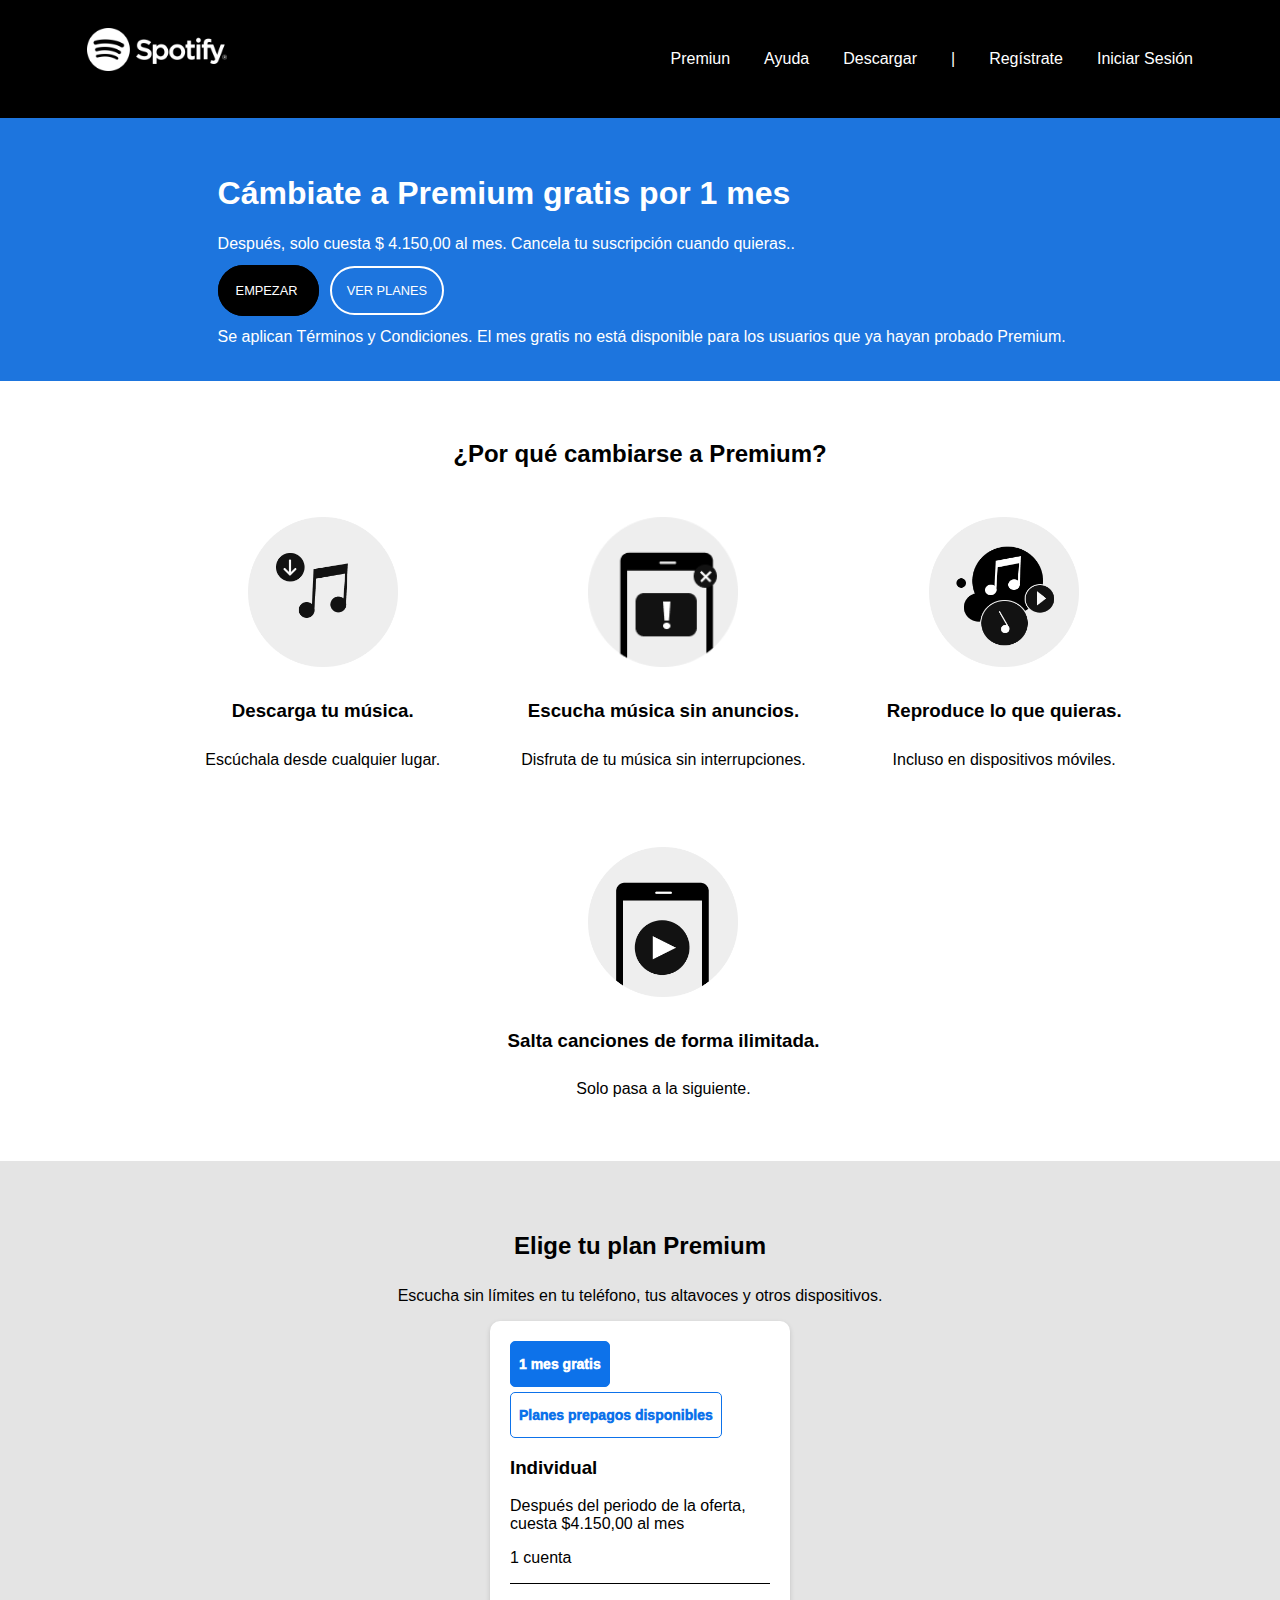
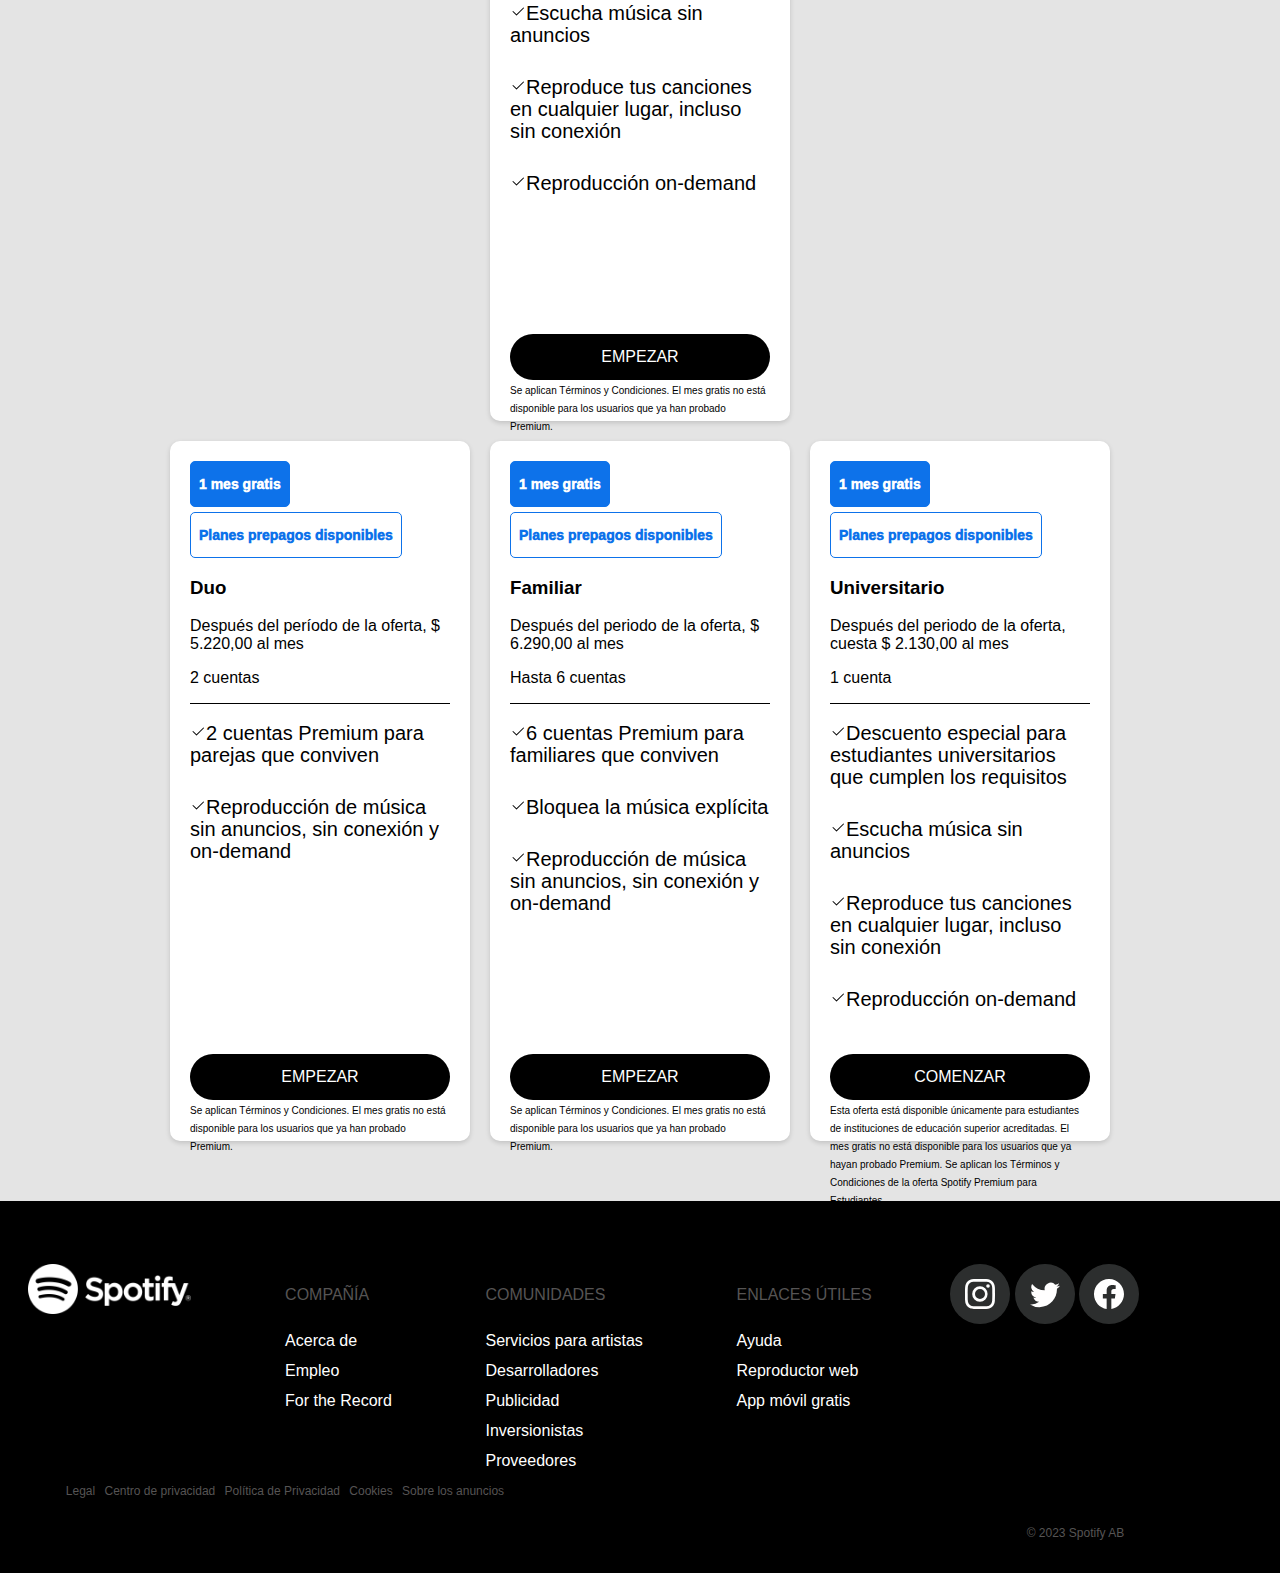
<file: index.html>
<!DOCTYPE html>
<html lang="es">

<head>
	<meta charset="UTF-8">
	<meta http-equiv="X-UA-Compatible" content="IE=edge">
	<meta name="viewport" content="width=device-width, initial-scale=1.0">
	<title>Spotify</title>
	<link rel="stylesheet" href="assets/css/styles.css">
</head>

<body>

	<nav>
		<div class="nav-container">
			<li>
				<a href="#inicio">
					<img id="logo-navbar" src="assets/images/spotify-logo.png" alt="Logo de spotify" width="140">
				</a>
			</li>
			<ul id="nav-menu">
				<li><a href="#Premiun">Premiun</a></li>
				<li><a href="#ayuda">Ayuda</a></li>
				<li><a href="#descargar">Descargar</a></li>
				<li>|</li>
				<li><a href="#Registrate">Regístrate</a></li>
				<li><a href="#Iniciar Sesion">Iniciar Sesión</a></li>
			</ul>
		</div>
	</nav>


	<header>
		<nav>
			<div class="left-content">
				<h1>Cámbiate a Premium gratis por 1 mes</h1>
				<p>Después, solo cuesta $ 4.150,00 al mes. Cancela tu suscripción cuando quieras..</p>
				<a class="boton" href="*" target="_blank">EMPEZAR </a>
				<a class="planes" href="*" target="_blank">VER PLANES</a>
				<p class="terminos">Se aplican Términos y Condiciones. El mes gratis no está disponible para los usuarios que ya hayan probado Premium.</p>
			</div>

		</nav>
	</header>



	<section class="why-premiun">

		<h2>¿Por qué cambiarse a Premium?</h2>
		<div class="premiun-container">
			<li>
				<img src="assets/images/nota.png" alt="nota" width="150">
				<h3>Descarga tu música.</h3>
				<p>Escúchala desde cualquier lugar.</p>
			</li>
			<li>
				<img src="assets/images/celular.png" alt="celular"width="150">
				<h3>Escucha música sin anuncios.</h3>
				<p>Disfruta de tu música sin interrupciones.</p>
			</li>
			<li>
				<img src="assets/images/musica.png" alt="musica"width="150">
				<h3>Reproduce lo que quieras.</h3>
				<p>Incluso en dispositivos móviles.</p>
			</li>
			<li>
				<img src="assets/images/play.png" alt="play"width="150">
				<h3>Salta canciones de forma ilimitada.</h3>
				<p>Solo pasa a la siguiente.</p>
			</li>
		</div>
	</section>

	<section>
		<h2>Elige tu plan Premium</h2>
		<a>Escucha sin límites en tu teléfono, tus altavoces y otros dispositivos.</a>

		<div class="card-container">
			<div class="card">
				<div>
					<div class="bottom-card">
						<p>1 mes gratis</p>
					</div>
					<div class="planesdisp"><p>Planes prepagos disponibles</p>
					</div>
					<h3>Individual</h3>
					<p>Después del periodo de la oferta, cuesta $4.150,00 al mes</p>
					<p>1 cuenta</p>	
					<hr size="3px" color="black" />
					<li><img src="assets/images/check2.svg" alt="">Escucha música sin anuncios</li>
					<li><img src="assets/images/check2.svg" alt="">Reproduce tus canciones en cualquier lugar, incluso sin conexión</li>
					<li><img src="assets/images/check2.svg" alt="">Reproducción on-demand</li>
					<div class="EMPEZAR" href="#">EMPEZAR</div>
					<a class="terminos" href="#">Se aplican Términos y Condiciones. El mes gratis no está disponible para los usuarios que ya han probado Premium.</a> 
				</div>
			</div>
			<div class="card-container">
				<div class="card">
					<div>
						<div class="bottom-card">
							<p>1 mes gratis</p>
						</div>
						<div class="planesdisp"><p>Planes prepagos disponibles</p>
						</div>
						<h3>Duo</h3>
						<p>Después del período de la oferta, $ 5.220,00 al mes</p>
						<p>2 cuentas</p>	
						<hr size="3px" color="black" />
						<li><img src="assets/images/check2.svg" alt="">2 cuentas Premium para parejas que conviven</li>	
						<li><img src="assets/images/check2.svg" alt="">Reproducción de música sin anuncios, sin conexión y on-demand</li>
						<div class="EMPEZAR" href="#">EMPEZAR</div>
					<a class="terminos" href="#">Se aplican Términos y Condiciones. El mes gratis no está disponible para los usuarios que ya han probado Premium.</a>
					</div>
				</div>
				<div class="card-container">
					<div class="card">
						<div>
							<div class="bottom-card">
								<p>1 mes gratis</p>
							</div>
							<div class="planesdisp"><p>Planes prepagos disponibles</p>
							</div>
							<h3>Familiar</h3>
							<p>Después del periodo de la oferta, $ 6.290,00 al mes</p>
							<p>Hasta 6 cuentas</p>	
							<hr size="3px" color="black" />
							<li><img src="assets/images/check2.svg" alt="">6 cuentas Premium para familiares que conviven</li>	
							<li><img src="assets/images/check2.svg" alt="">Bloquea la música explícita</li>
							<li><img src="assets/images/check2.svg" alt="">Reproducción de música sin anuncios, sin conexión y on-demand</li>
							<div class="EMPEZAR" href="#">EMPEZAR</div>
						<a class="terminos" href="#">Se aplican Términos y Condiciones. El mes gratis no está disponible para los usuarios que ya han probado Premium.</a>
						</div>
					</div>
					<div class="card-container">
						<div class="card">
							<div>
								<div class="bottom-card">
									<p>1 mes gratis</p>
								</div>
								<div class="planesdisp"><p>Planes prepagos disponibles</p>
								</div>
								<h3>Universitario</h3>
								<p>Después del periodo de la oferta, cuesta $ 2.130,00 al mes</p>
								<p>1 cuenta</p>	
								<hr size="3px" color="black" />
								<li><img src="assets/images/check2.svg" alt="">Descuento especial para estudiantes universitarios que cumplen los requisitos</li>	
								<li><img src="assets/images/check2.svg" alt="">Escucha música sin anuncios</li>
								<li><img src="assets/images/check2.svg" alt="">Reproduce tus canciones en cualquier lugar, incluso sin conexión</li>
								<li><img src="assets/images/check2.svg" alt="">Reproducción on-demand</li>
								<div class="EMPEZAR" href="#">COMENZAR</div>
							<a class="terminos" href="#">Esta oferta está disponible únicamente para estudiantes de instituciones de educación superior acreditadas. El mes gratis no está disponible para los usuarios que ya hayan probado Premium. Se aplican los Términos y Condiciones de la oferta Spotify Premium para Estudiantes.</a>
							</div>
						</div>
	</section>
	
	<footer>
		<div class="footer-container">
				<div class="footer-column">
				<a href="#"> <img src="assets/images/spotify-logo.png" alt="" height="50px"></a>
				</div>
				<div class="footer-column">
						<p>COMPAÑÍA</p>
						<a href="#">Acerca de</a>
						<a href="#">Empleo</a>
						<a href="#">For the Record</a>
				</div>
				<div class="footer-column">
						<p>COMUNIDADES</p>
						<a href="#">Servicios para artistas</a>
						<a href="#">Desarrolladores</a>
						<a href="#">Publicidad</a>
						<a href="#">Inversionistas</a>
						<a href="#">Proveedores</a>
				</div>
				<div class="footer-column">
						<p>ENLACES ÚTILES</p>
						<a href="#">Ayuda</a>
						<a href="#">Reproductor web</a>
						<a href="#">App móvil gratis</a>
				</div>
				<div class="footer-column-social-icons">
					<a class="sicon" href="#"><img src="assets/images/instagram.svg" height="30px" alt=""></a>
					<a class="sicon" href="#"><img src="assets/images/twitter.svg" height="30px" alt=""></a>
					<a class="sicon" href="#"><img src="assets/images/facebook.svg" height="30px" alt=""></a>
			</div>
		</div>
		<div class="footer-bottom">
			<a href="#">Legal</a>
			<a href="#">Centro de privacidad</a>
			<a href="#">Política de Privacidad</a>
			<a href="#">Cookies</a>
			<a href="#">Sobre los anuncios</a>
			<p class="spoty">© 2023 Spotify AB</p>

		</div>
</footer>
	
	
</body>
</html>
</file>
<file: assets/css/styles.css>
*{
  box-sizing: border-box;
  border-width: 0;
  border-style: solid;
  border-color: #e5e7eb;
}
a:hover {
  color: #1ed760;
}
body {
  font-family: Helvetica,Arial,sans-serif;
  margin: 0;
  padding: 0;
  background: rgb(0, 0, 0);
  line-height: 30px;
  overflow: auto;
  list-style: none;
}
.nav-container {
  background: #000000;
  color: #ffffff;
  margin: 0 auto;
  padding: 0 15px;
  overflow: auto;
  justify-content: space-between;
  text-align: center;
  display: flex;
  max-width: 1170px;


}
li {
    padding: 28px 17px;
    text-align: center;
    float: left;
  }

a {
  color: rgb(255, 255, 255);
  text-decoration: inherit;
}

header {
  position: relative;
  padding: 0;
  margin: 0;
  overflow: hidden;
  background: rgb(29, 117, 222);
  color: rgb(255, 255, 255);
  text-align: justify;
  padding-left: 17%;
  padding-top: 3%;
  padding-bottom: 1%;
}

li {
  display: inline;
}


.promo {
  width: 100%;
  float: left;
  background-color: rgb(17, 112, 228);
  color: white;
  text-decoration: none;
  padding-left: 1rem;
  padding-right: 1rem;
  margin-left: 0;
  margin-right: 0;
  margin-top: 0;
  margin-bottom: 0;
}

.texpromo {
  padding-left: 15%;
  padding-top: 3%;
  padding-bottom: 2%;
}
.boton {
  border: 3px solid #000000;
  padding: 15px;
  background-color: #000000;
  color: #ffffff;
  text-decoration: none;
  text-transform: uppercase;
  font-family: 'Helvetica', sans-serif;
  font-size: 80%;
  border-radius: 50px;
  margin-left: 0;
  padding-left: 1,5%;
}
.planes {
  border: 2px solid #ffffff;
  padding: 15px;
  background-color: hsla(0, 0%, 0%, 0);
  color: #ffffff;
  text-decoration: none;
  text-transform: uppercase;
  font-family: 'Helvetica', sans-serif;
  font-size: 80%;
  border-radius: 50px;
  margin-left: 1%;
}

/*section1*/

.why-premiun {
  position: relative;
  padding: 0;
  margin: 0;
  overflow: hidden;
  background: rgb(255, 255, 255);
  color: rgb(0, 0, 0);
  text-align: center;
  padding-left: 0;
  padding-top: 3%;
  padding-bottom: 1%;

}
.premiun-container {
  display: flex;
  justify-content: center;
  flex-wrap: wrap;
  color: #000000;
}
section li {
  padding-left: 5%;
}

/*tarjetas */


section {
  text-align: center;
  padding: 50px;
  background-color: #e4e4e4;
  color: #000000;
}

h2 {
  margin-bottom: 20px;
}
section a {
  color: #000000;
}

.card-container {
  display: flex;
  justify-content: center;
  flex-wrap: wrap;
}

.card {
  background-color: #FFF;
  padding: 20px;
  width: 300px;
  height: 700px;

  box-shadow: 0 2px 5px rgba(0, 0, 0, 0.15);
  text-align: left;
  margin-bottom: 20px;
  border-radius: 10px;
  margin: 10px;
  line-height: normal;
  padding-bottom: 5px;
}
.bottom-card {

  border-radius: 5px;
  font-size: 10px;
  padding: 0px 8px;
  display: inline-block;
  font-weight: 1000;
  color: rgb(255, 255, 255);
  background-color: rgb(13, 114, 234);
  border: 1px solid rgb(13, 114, 234);
  margin-bottom: 5px;
}
.bottom-card p{
  font-size:  14px;
}

.planesdisp {
  border-radius: 5px;
  font-size: 14px;
  padding: 0px 8px;
  display: inline-block;
  font-weight: 1000;
  color: rgb(13, 114, 234);
  background-color: rgb(255, 255, 255);
  border: 1px solid rgb(13, 114, 234);
}

.card li {
  line-height: 22px;
  list-style: none;
  margin: 0px;
  padding: 0px;
  font-size: 20px;
  text-align: left;
  padding-bottom: 20px;
  margin-top: 10px;
}
.card a {
  font-size: 10px;
}

.EMPEZAR {

  justify-content: center;
  text-decoration: none;
  text-transform: uppercase;
  position: relative;
  background-color: #000000;
  color: #ffffff;
  border-radius: 50px;
  font-size: inherit;
  padding-block: 14px;
  padding-inline: 32px;
  display: flex;
  align-items: center;
  margin-top: 350px;
}

/*footer*/

.footer-container {
  display: flex;
  flex-direction: row;
}
footer {
  background-color: #000000;
  padding-top: 50px;
  padding-right: 10%;
  margin: 1%;
  text-align: justify;

}
.footer-column {
  color: #565454;
  margin: 0 auto;
  padding: 0 15px;
  overflow: auto;
  justify-content: none;
  text-align: left;
  display: flex;
  flex: auto;
  flex-direction: column;
}
.footer-column-social-icons {

  filter: invert();
}
.sicon {
  display: inline-flex;
  align-items: center;
  justify-content: center;
  overflow: hidden;
  width: 60px;
  height: 60px;
  border-radius: 50%;
  background-color: #d3d1d1;
}


.footer-bottom {
  margin: 0 auto;
  padding: 0 15px;
  padding-left: 50px;
  overflow: auto;
  text-align: left;
  font-size: 12px;
}
  .footer-bottom a{
  color: #565454;
  margin: 3px;
  text-align: left;
}
  .footer-bottom p{
  color: #565454;
  text-align: right;
}
</file>
